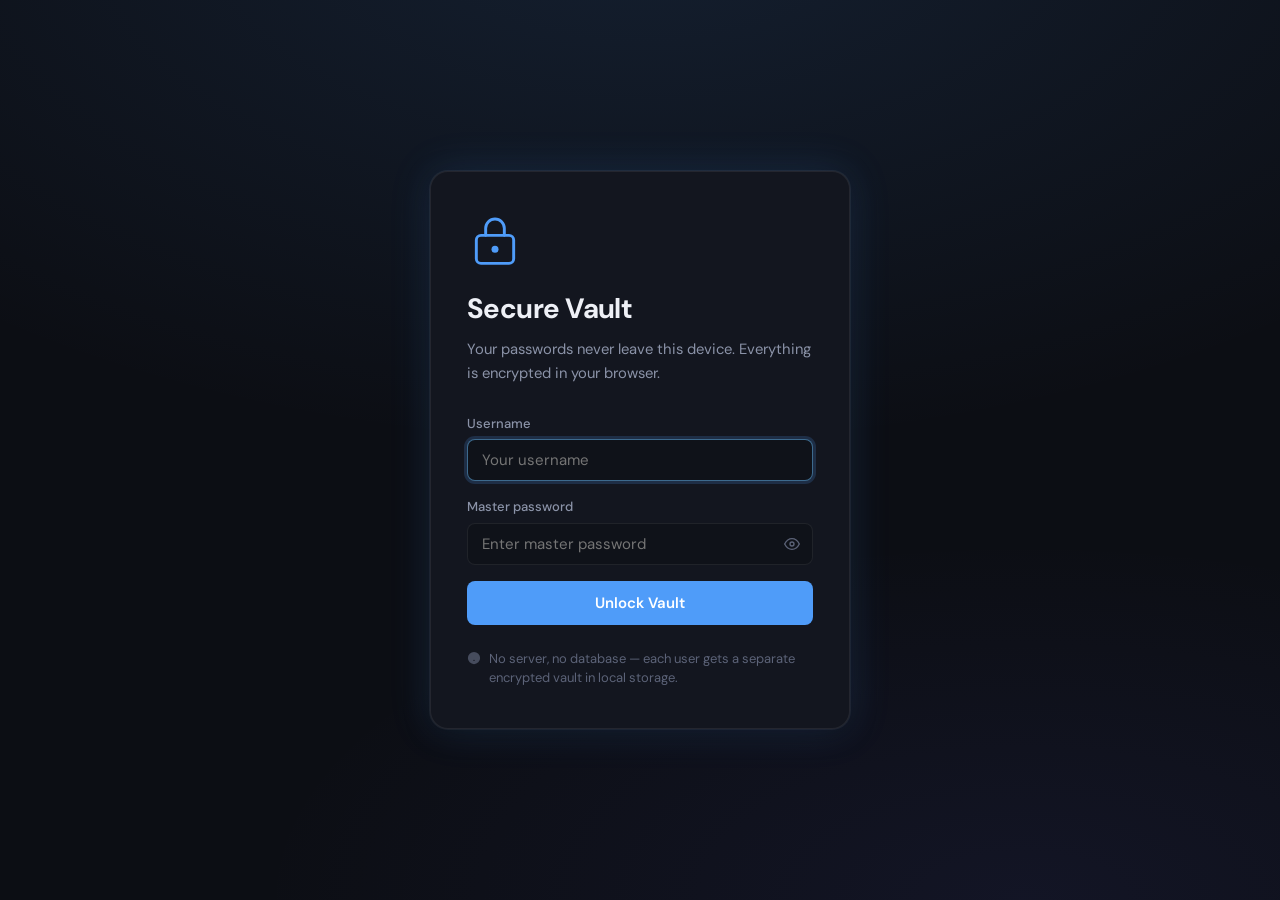
<file: index.html>
<!DOCTYPE html>
<html lang="en">
<head>
  <meta charset="UTF-8" />
  <meta name="viewport" content="width=device-width, initial-scale=1.0" />
  <meta name="description" content="Secure Vault — a private, client-side password manager. All data stays in your browser." />
  <title>Secure Vault</title>
  <link rel="preconnect" href="https://fonts.googleapis.com" />
  <link rel="preconnect" href="https://fonts.gstatic.com" crossorigin />
  <link href="https://fonts.googleapis.com/css2?family=DM+Sans:ital,opsz,wght@0,9..40,400;0,9..40,500;0,9..40,600;0,9..40,700;1,9..40,400&family=JetBrains+Mono:wght@400;500&display=swap" rel="stylesheet" />
  <link rel="stylesheet" href="css/styles.css" />
</head>
<body>
  <!-- Lock screen -->
  <div id="lock-screen" class="lock-screen">
    <div class="lock-card">
      <div class="lock-logo" aria-hidden="true">
        <svg viewBox="0 0 48 48" fill="none" xmlns="http://www.w3.org/2000/svg">
          <rect x="8" y="20" width="32" height="24" rx="4" stroke="currentColor" stroke-width="2.5"/>
          <path d="M16 20V14C16 9.58172 19.5817 6 24 6C28.4183 6 32 9.58172 32 14V20" stroke="currentColor" stroke-width="2.5" stroke-linecap="round"/>
          <circle cx="24" cy="32" r="3" fill="currentColor"/>
        </svg>
      </div>
      <h1>Secure Vault</h1>
      <p class="lock-subtitle">Your passwords never leave this device. Everything is encrypted in your browser.</p>

      <form id="unlock-form" class="lock-form" autocomplete="off">
        <div class="field-group">
          <label for="username">Username</label>
          <input type="text" id="username" placeholder="Your username" required autofocus autocomplete="username" />
        </div>
        <div id="existing-users" class="existing-users hidden">
          <span class="existing-users-label">Quick select</span>
          <div id="user-chips" class="user-chips"></div>
        </div>
        <div class="field-group">
          <label for="master-password">Master password</label>
          <div class="input-with-action">
            <input type="password" id="master-password" placeholder="Enter master password" required autocomplete="current-password" />
            <button type="button" class="icon-btn toggle-password" data-target="master-password" aria-label="Show password">
              <svg class="icon-eye" viewBox="0 0 24 24" fill="none" stroke="currentColor" stroke-width="2"><path d="M1 12s4-8 11-8 11 8 11 8-4 8-11 8-11-8-11-8z"/><circle cx="12" cy="12" r="3"/></svg>
            </button>
          </div>
        </div>
        <div id="confirm-password-group" class="field-group hidden">
          <label for="confirm-password">Confirm master password</label>
          <input type="password" id="confirm-password" placeholder="Confirm master password" />
        </div>
        <p id="lock-error" class="error-msg hidden" role="alert"></p>
        <button type="submit" id="unlock-btn" class="btn btn-primary btn-full">Unlock Vault</button>
      </form>

      <p class="lock-hint">
        <svg viewBox="0 0 16 16" fill="currentColor" width="14" height="14"><path d="M8 1a7 7 0 100 14A7 7 0 008 1zm0 10.5a.75.75 0 110-1.5.75.75 0 010 1.5zM8 4a.875.875 0 00-.875.875v3.25a.875.875 0 001.75 0v-3.25A.875.875 0 008 4z"/></svg>
        No server, no database — each user gets a separate encrypted vault in local storage.
      </p>
    </div>
  </div>

  <!-- Main app -->
  <div id="app" class="app hidden">
    <header class="header">
      <div class="header-brand">
        <div class="brand-icon" aria-hidden="true">
          <svg viewBox="0 0 24 24" fill="none" stroke="currentColor" stroke-width="2"><rect x="3" y="11" width="18" height="11" rx="2"/><path d="M7 11V7a5 5 0 0110 0v4"/></svg>
        </div>
        <span class="brand-name">Secure Vault</span>
        <span id="current-user-badge" class="user-badge" title="Signed-in user"></span>
      </div>

      <div class="search-wrap">
        <svg class="search-icon" viewBox="0 0 24 24" fill="none" stroke="currentColor" stroke-width="2"><circle cx="11" cy="11" r="8"/><path d="M21 21l-4.35-4.35"/></svg>
        <input type="search" id="search-input" placeholder="Search applications…" autocomplete="off" />
        <kbd class="search-kbd">/</kbd>
      </div>

      <div class="header-actions">
        <button id="add-app-btn" class="btn btn-primary">
          <svg viewBox="0 0 24 24" fill="none" stroke="currentColor" stroke-width="2.5"><path d="M12 5v14M5 12h14"/></svg>
          New App
        </button>
        <button id="export-btn" class="btn btn-ghost" title="Export encrypted backup">
          <svg viewBox="0 0 24 24" fill="none" stroke="currentColor" stroke-width="2"><path d="M21 15v4a2 2 0 01-2 2H5a2 2 0 01-2-2v-4M7 10l5 5 5-5M12 15V3"/></svg>
        </button>
        <button id="import-btn" class="btn btn-ghost" title="Import backup">
          <svg viewBox="0 0 24 24" fill="none" stroke="currentColor" stroke-width="2"><path d="M21 15v4a2 2 0 01-2 2H5a2 2 0 01-2-2v-4M17 8l-5-5-5 5M12 3v12"/></svg>
        </button>
        <input type="file" id="import-file" accept=".json,.vault" hidden />
        <button id="lock-btn" class="btn btn-ghost" title="Lock vault">
          <svg viewBox="0 0 24 24" fill="none" stroke="currentColor" stroke-width="2"><rect x="3" y="11" width="18" height="11" rx="2"/><path d="M7 11V7a5 5 0 0110 0v4"/></svg>
        </button>
      </div>
    </header>

    <main class="main">
      <div id="stats-bar" class="stats-bar">
        <span id="app-count">0 applications</span>
        <span class="stats-sep">·</span>
        <span id="save-status" class="save-status saved">Saved</span>
      </div>

      <div id="empty-state" class="empty-state hidden">
        <div class="empty-icon" aria-hidden="true">
          <svg viewBox="0 0 64 64" fill="none" stroke="currentColor" stroke-width="2"><rect x="12" y="24" width="40" height="32" rx="4"/><path d="M20 24V18a12 12 0 0124 0v6"/></svg>
        </div>
        <h2>No applications yet</h2>
        <p>Create your first application to start storing credentials securely.</p>
        <button id="empty-add-btn" class="btn btn-primary">Create Application</button>
      </div>

      <div id="no-results" class="empty-state hidden">
        <h2>No matches found</h2>
        <p>Try a different search term or clear the filter.</p>
      </div>

      <div id="app-grid" class="app-grid"></div>
    </main>
  </div>

  <!-- Toast -->
  <div id="toast" class="toast hidden" role="status" aria-live="polite"></div>

  <script src="js/app.js"></script>
</body>
</html>
</file>
<file: css/styles.css>
/* ── Design tokens ── */
:root {
  --bg-base: #0c0e14;
  --bg-surface: #13161f;
  --bg-elevated: #1a1e2a;
  --bg-hover: #222736;
  --bg-input: #0f1219;

  --border: rgba(255, 255, 255, 0.07);
  --border-focus: rgba(99, 179, 237, 0.55);

  --text-primary: #eef0f6;
  --text-secondary: #8b93a8;
  --text-muted: #5c6378;

  --accent: #4f9cf9;
  --accent-hover: #3d8ae8;
  --accent-glow: rgba(79, 156, 249, 0.18);

  --success: #34d399;
  --warning: #fbbf24;
  --danger: #f87171;
  --danger-hover: #ef4444;

  --radius-sm: 8px;
  --radius-md: 12px;
  --radius-lg: 18px;

  --shadow-card: 0 4px 24px rgba(0, 0, 0, 0.35), 0 0 0 1px var(--border);
  --shadow-glow: 0 0 40px var(--accent-glow);

  --font-sans: "DM Sans", system-ui, sans-serif;
  --font-mono: "JetBrains Mono", ui-monospace, monospace;

  --header-h: 64px;
  --transition: 180ms ease;
}

*, *::before, *::after { box-sizing: border-box; margin: 0; padding: 0; }

html { font-size: 16px; -webkit-font-smoothing: antialiased; }

body {
  font-family: var(--font-sans);
  background: var(--bg-base);
  color: var(--text-primary);
  min-height: 100dvh;
  line-height: 1.5;
}

.hidden { display: none !important; }

/* ── Lock screen ── */
.lock-screen {
  min-height: 100dvh;
  display: flex;
  align-items: center;
  justify-content: center;
  padding: 24px;
  background:
    radial-gradient(ellipse 80% 60% at 50% -10%, rgba(79, 156, 249, 0.12), transparent),
    radial-gradient(ellipse 60% 40% at 80% 100%, rgba(99, 102, 241, 0.08), transparent),
    var(--bg-base);
}

.lock-card {
  width: 100%;
  max-width: 420px;
  background: var(--bg-surface);
  border: 1px solid var(--border);
  border-radius: var(--radius-lg);
  padding: 40px 36px;
  box-shadow: var(--shadow-glow), var(--shadow-card);
  animation: fadeUp 0.5s ease;
}

@keyframes fadeUp {
  from { opacity: 0; transform: translateY(16px); }
  to { opacity: 1; transform: translateY(0); }
}

.lock-logo {
  width: 56px;
  height: 56px;
  color: var(--accent);
  margin-bottom: 20px;
}

.lock-card h1 {
  font-size: 1.75rem;
  font-weight: 700;
  letter-spacing: -0.02em;
  margin-bottom: 8px;
}

.lock-subtitle {
  color: var(--text-secondary);
  font-size: 0.925rem;
  margin-bottom: 28px;
  line-height: 1.6;
}

.lock-form { display: flex; flex-direction: column; gap: 16px; }

.field-group { display: flex; flex-direction: column; gap: 6px; }

.field-group label {
  font-size: 0.8125rem;
  font-weight: 500;
  color: var(--text-secondary);
}

input[type="text"],
input[type="password"],
input[type="search"],
input[type="url"],
input[type="email"] {
  width: 100%;
  background: var(--bg-input);
  border: 1px solid var(--border);
  border-radius: var(--radius-sm);
  color: var(--text-primary);
  font-family: var(--font-sans);
  font-size: 0.9375rem;
  padding: 10px 14px;
  outline: none;
  transition: border-color var(--transition), box-shadow var(--transition);
}

input:focus {
  border-color: var(--border-focus);
  box-shadow: 0 0 0 3px var(--accent-glow);
}

.input-with-action {
  position: relative;
  display: flex;
  align-items: center;
}

.input-with-action input { padding-right: 44px; }

.input-with-action .icon-btn {
  position: absolute;
  right: 4px;
}

.error-msg {
  color: var(--danger);
  font-size: 0.875rem;
}

.lock-hint {
  display: flex;
  align-items: flex-start;
  gap: 8px;
  margin-top: 24px;
  font-size: 0.8125rem;
  color: var(--text-muted);
  line-height: 1.5;
}

.lock-hint svg { flex-shrink: 0; margin-top: 2px; opacity: 0.7; }

.existing-users {
  display: flex;
  flex-direction: column;
  gap: 8px;
}

.existing-users-label {
  font-size: 0.75rem;
  font-weight: 500;
  color: var(--text-muted);
  text-transform: uppercase;
  letter-spacing: 0.04em;
}

.user-chips {
  display: flex;
  flex-wrap: wrap;
  gap: 8px;
}

.user-chip {
  display: inline-flex;
  align-items: center;
  gap: 6px;
  padding: 6px 12px;
  background: var(--bg-elevated);
  border: 1px solid var(--border);
  border-radius: 999px;
  color: var(--text-secondary);
  font-family: var(--font-sans);
  font-size: 0.8125rem;
  font-weight: 500;
  cursor: pointer;
  transition: border-color var(--transition), color var(--transition), background var(--transition);
}

.user-chip:hover {
  border-color: var(--accent);
  color: var(--accent);
  background: var(--accent-glow);
}

.user-chip-avatar {
  width: 22px;
  height: 22px;
  border-radius: 50%;
  display: flex;
  align-items: center;
  justify-content: center;
  font-size: 0.6875rem;
  font-weight: 700;
  color: #fff;
  text-transform: uppercase;
}

.user-badge {
  display: inline-flex;
  align-items: center;
  gap: 6px;
  padding: 4px 10px 4px 4px;
  background: var(--bg-elevated);
  border: 1px solid var(--border);
  border-radius: 999px;
  font-size: 0.75rem;
  font-weight: 500;
  color: var(--text-secondary);
  margin-left: 4px;
}

.user-badge::before {
  content: attr(data-initial);
  width: 22px;
  height: 22px;
  border-radius: 50%;
  display: flex;
  align-items: center;
  justify-content: center;
  font-size: 0.6875rem;
  font-weight: 700;
  color: #fff;
  background: var(--badge-color, var(--accent));
}

/* ── Buttons ── */
.btn {
  display: inline-flex;
  align-items: center;
  justify-content: center;
  gap: 8px;
  font-family: var(--font-sans);
  font-size: 0.875rem;
  font-weight: 600;
  border: none;
  border-radius: var(--radius-sm);
  padding: 10px 18px;
  cursor: pointer;
  transition: background var(--transition), color var(--transition), transform 80ms ease;
  white-space: nowrap;
}

.btn svg { width: 18px; height: 18px; flex-shrink: 0; }

.btn:active { transform: scale(0.97); }

.btn-primary {
  background: var(--accent);
  color: #fff;
}

.btn-primary:hover { background: var(--accent-hover); }

.btn-full { width: 100%; padding: 12px; font-size: 0.9375rem; }

.btn-ghost {
  background: transparent;
  color: var(--text-secondary);
  border: 1px solid var(--border);
  padding: 8px 10px;
}

.btn-ghost:hover {
  background: var(--bg-hover);
  color: var(--text-primary);
}

.btn-danger {
  background: transparent;
  color: var(--danger);
  border: 1px solid rgba(248, 113, 113, 0.25);
  padding: 6px 10px;
  font-size: 0.8125rem;
}

.btn-danger:hover {
  background: rgba(248, 113, 113, 0.1);
  color: var(--danger-hover);
}

.btn-sm {
  padding: 5px 10px;
  font-size: 0.8125rem;
}

.icon-btn {
  display: inline-flex;
  align-items: center;
  justify-content: center;
  width: 34px;
  height: 34px;
  background: transparent;
  border: none;
  border-radius: var(--radius-sm);
  color: var(--text-muted);
  cursor: pointer;
  transition: background var(--transition), color var(--transition);
}

.icon-btn:hover {
  background: var(--bg-hover);
  color: var(--text-primary);
}

.icon-btn svg { width: 16px; height: 16px; }

/* ── Header ── */
.app { min-height: 100dvh; display: flex; flex-direction: column; }

.header {
  position: sticky;
  top: 0;
  z-index: 100;
  height: var(--header-h);
  display: flex;
  align-items: center;
  gap: 16px;
  padding: 0 24px;
  background: rgba(12, 14, 20, 0.85);
  backdrop-filter: blur(16px);
  border-bottom: 1px solid var(--border);
}

.header-brand {
  display: flex;
  align-items: center;
  gap: 10px;
  flex-shrink: 0;
}

.brand-icon {
  width: 32px;
  height: 32px;
  display: flex;
  align-items: center;
  justify-content: center;
  background: var(--accent-glow);
  border-radius: var(--radius-sm);
  color: var(--accent);
}

.brand-icon svg { width: 18px; height: 18px; }

.brand-name {
  font-weight: 700;
  font-size: 1rem;
  letter-spacing: -0.01em;
}

.search-wrap {
  flex: 1;
  max-width: 480px;
  position: relative;
}

.search-icon {
  position: absolute;
  left: 14px;
  top: 50%;
  transform: translateY(-50%);
  width: 16px;
  height: 16px;
  color: var(--text-muted);
  pointer-events: none;
}

.search-wrap input {
  padding-left: 40px;
  padding-right: 40px;
  height: 40px;
  border-radius: 999px;
  background: var(--bg-elevated);
}

.search-kbd {
  position: absolute;
  right: 12px;
  top: 50%;
  transform: translateY(-50%);
  font-family: var(--font-mono);
  font-size: 0.6875rem;
  color: var(--text-muted);
  background: var(--bg-hover);
  border: 1px solid var(--border);
  border-radius: 4px;
  padding: 2px 6px;
}

.header-actions {
  display: flex;
  align-items: center;
  gap: 8px;
  margin-left: auto;
  flex-shrink: 0;
}

/* ── Main content ── */
.main {
  flex: 1;
  padding: 24px;
  max-width: 1280px;
  width: 100%;
  margin: 0 auto;
}

.stats-bar {
  display: flex;
  align-items: center;
  gap: 8px;
  font-size: 0.8125rem;
  color: var(--text-muted);
  margin-bottom: 20px;
}

.stats-sep { opacity: 0.4; }

.save-status.saved { color: var(--success); }
.save-status.saving { color: var(--warning); }
.save-status.error { color: var(--danger); }

/* ── Empty state ── */
.empty-state {
  text-align: center;
  padding: 80px 24px;
  animation: fadeUp 0.4s ease;
}

.empty-icon {
  width: 72px;
  height: 72px;
  margin: 0 auto 20px;
  color: var(--text-muted);
  opacity: 0.5;
}

.empty-state h2 {
  font-size: 1.25rem;
  font-weight: 600;
  margin-bottom: 8px;
}

.empty-state p {
  color: var(--text-secondary);
  font-size: 0.9375rem;
  margin-bottom: 24px;
}

/* ── App grid & cards ── */
.app-grid {
  display: grid;
  grid-template-columns: repeat(auto-fill, minmax(340px, 1fr));
  gap: 20px;
}

.app-card {
  background: var(--bg-surface);
  border: 1px solid var(--border);
  border-radius: var(--radius-md);
  overflow: hidden;
  box-shadow: var(--shadow-card);
  transition: border-color var(--transition), transform var(--transition);
  animation: fadeUp 0.35s ease backwards;
}

.app-card:hover { border-color: rgba(255, 255, 255, 0.12); }

.app-card-header {
  display: flex;
  align-items: center;
  gap: 12px;
  padding: 12px 10px;
  border-bottom: 1px solid var(--border);
  background: var(--bg-elevated);
}

.app-avatar {
  width: 40px;
  height: 40px;
  border-radius: var(--radius-sm);
  display: flex;
  align-items: center;
  justify-content: center;
  font-weight: 700;
  font-size: 1rem;
  flex-shrink: 0;
  color: #fff;
  text-transform: uppercase;
}

.app-name {
  flex: 1;
  font-size: 1.0625rem;
  font-weight: 600;
  letter-spacing: -0.01em;
  outline: none;
  border: 1px solid transparent;
  border-radius: 6px;
  padding: 4px 8px;
  margin: -4px -8px;
  min-width: 0;
  cursor: text;
  transition: border-color var(--transition), background var(--transition);
}

.app-name:hover { background: var(--bg-hover); }

.app-name:focus {
  border-color: var(--border-focus);
  background: var(--bg-input);
}

.app-name:empty::before {
  content: "Application name";
  color: var(--text-muted);
  pointer-events: none;
}

.app-card-actions {
  display: flex;
  gap: 4px;
  opacity: 0;
  transition: opacity var(--transition);
}

.app-card:hover .app-card-actions { opacity: 1; }

.app-card-body {
  padding-bottom: 5px;
  display: flex;
  flex-direction: column;
  gap: 2px;
}

/* ── Field rows ── */
.field-row {
  display: grid;
  grid-template-columns: 110px 1fr auto;
  align-items: center;
  gap: 8px;
  padding: 8px 0;
  border-bottom: 1px solid rgba(255, 255, 255, 0.04);
}

.field-row:last-of-type { border-bottom: none; }

.field-label {
  font-size: 0.75rem;
  font-weight: 600;
  text-transform: uppercase;
  letter-spacing: 0.04em;
  color: var(--text-muted);
  outline: none;
  border: 1px solid transparent;
  border-radius: 4px;
  padding: 2px 6px;
  margin: -2px -6px;
  cursor: text;
  transition: border-color var(--transition), background var(--transition);
}

.field-label:hover { background: var(--bg-hover); }

.field-label:focus {
  border-color: var(--border-focus);
  background: var(--bg-input);
  color: var(--text-secondary);
}

.field-label:empty::before {
  content: "Label";
  color: var(--text-muted);
  pointer-events: none;
}

.field-value-wrap {
  display: flex;
  align-items: center;
  min-width: 0;
}

.field-value {
  flex: 1;
  font-size: 0.875rem;
  font-family: var(--font-mono);
  color: var(--text-primary);
  outline: none;
  border: 1px solid transparent;
  border-radius: 6px;
  padding: 5px 8px;
  margin: -5px -8px;
  min-width: 0;
  word-break: break-all;
  cursor: text;
  transition: border-color var(--transition), background var(--transition);
}

.field-value:hover { background: var(--bg-hover); }

.field-value:focus {
  border-color: var(--border-focus);
  background: var(--bg-input);
}

.field-value:empty::before {
  content: "Click to edit…";
  color: var(--text-muted);
  font-family: var(--font-sans);
  font-style: italic;
  pointer-events: none;
}

.field-value.secret {
  -webkit-text-security: disc;
  text-security: disc;
}

.field-value.secret.revealed {
  -webkit-text-security: none;
  text-security: none;
}

.field-actions {
  display: flex;
  gap: 2px;
  opacity: 0;
  transition: opacity var(--transition);
}

.field-row:hover .field-actions { opacity: 1; }

.add-field-btn {
  display: flex;
  align-items: center;
  justify-content: center;
  gap: 6px;
  width: 100%;
  margin-top: 8px;
  padding: 8px;
  background: transparent;
  border: 1px dashed var(--border);
  border-radius: var(--radius-sm);
  color: var(--text-muted);
  font-family: var(--font-sans);
  font-size: 0.8125rem;
  font-weight: 500;
  cursor: pointer;
  transition: border-color var(--transition), color var(--transition), background var(--transition);
}

.add-field-btn:hover {
  border-color: var(--accent);
  color: var(--accent);
  background: var(--accent-glow);
}

.add-field-btn svg { width: 14px; height: 14px; }

/* ── Toast ── */
.toast {
  position: fixed;
  bottom: 24px;
  left: 50%;
  transform: translateX(-50%) translateY(80px);
  background: var(--bg-elevated);
  border: 1px solid var(--border);
  border-radius: 999px;
  padding: 10px 20px;
  font-size: 0.875rem;
  font-weight: 500;
  color: var(--text-primary);
  box-shadow: var(--shadow-card);
  z-index: 1000;
  transition: transform 0.3s cubic-bezier(0.34, 1.56, 0.64, 1), opacity 0.3s ease;
  opacity: 0;
  pointer-events: none;
}

.toast.show {
  transform: translateX(-50%) translateY(0);
  opacity: 1;
}

/* ── Responsive ── */
@media (max-width: 768px) {
  .header {
    flex-wrap: wrap;
    height: auto;
    padding: 12px 16px;
    gap: 12px;
  }

  .search-wrap { order: 3; max-width: 100%; flex-basis: 100%; }

  .brand-name { display: none; }

  .user-badge { display: none; }

  .main { padding: 16px; }

  .app-grid { grid-template-columns: 1fr; }

  .field-row {
    grid-template-columns: 1fr;
    gap: 4px;
  }

  .field-actions,
  .app-card-actions { opacity: 1; }

  .search-kbd { display: none; }
}

@media (max-width: 480px) {
  .lock-card { padding: 28px 24px; }

  #add-app-btn span { display: none; }
}
</file>
